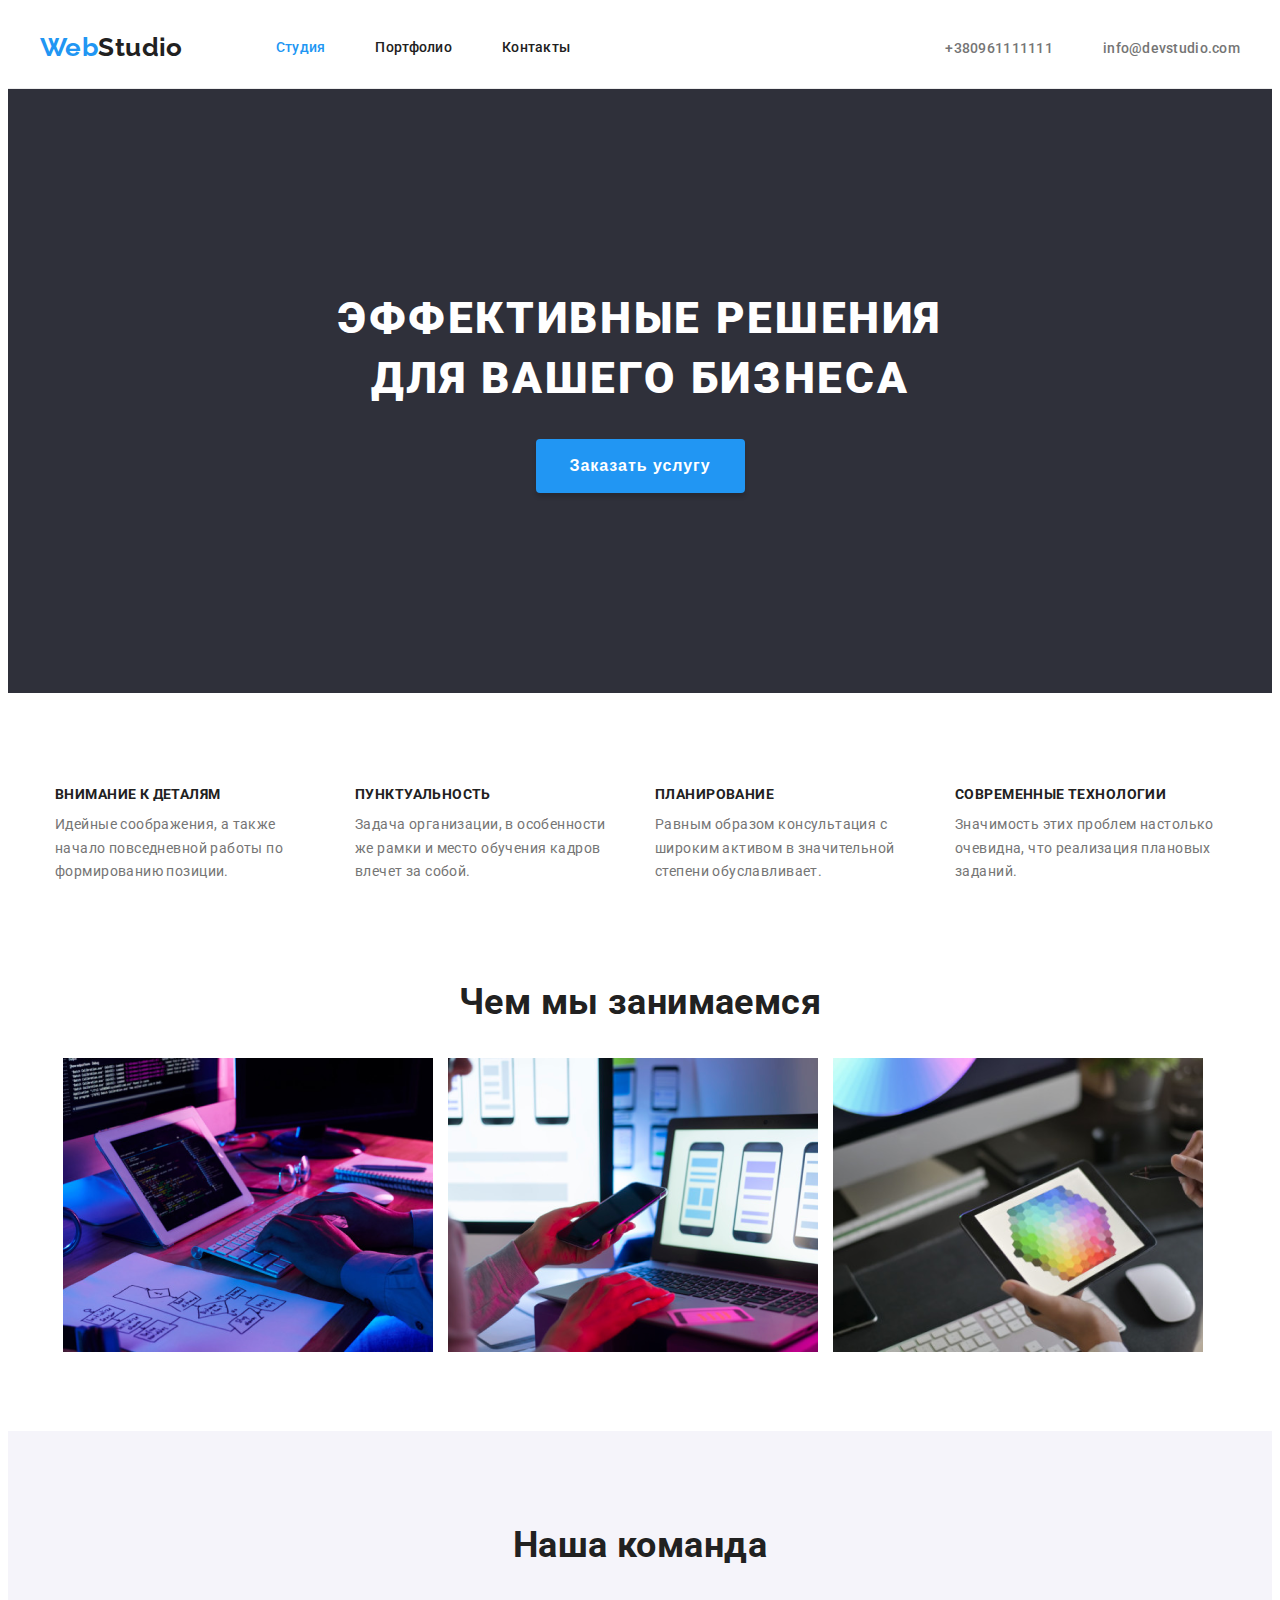
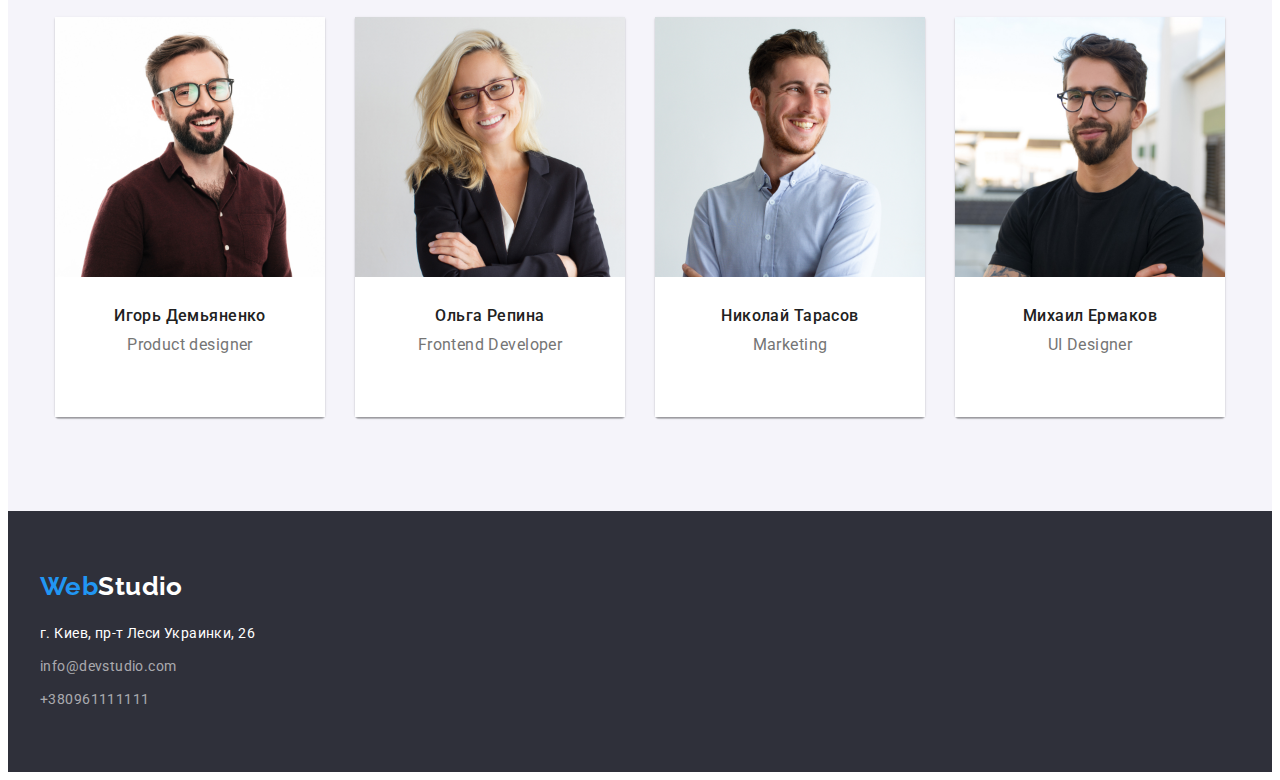
<file: index.html>
<!DOCTYPE html>
<html lang="en">
<head>
    <meta charset="UTF-8">
    <meta name="viewport" content="width=device-width, initial-scale=1.0">
    <title>Web_Sudio</title>
       <link rel="preconnect" href="https://fonts.gstatic.com">
    <link href="https://fonts.googleapis.com/css2?family=Raleway:wght@700&family=Roboto:wght@400;500;700;900&display=swap"
        rel="stylesheet">
                <link rel="stylesheet" href="https://cdnjs.cloudflare.com/ajax/libs/modern-normalize/1.0.0/modern-normalize.min.css"
                    integrity="sha512-ISS7cAi1PEhQ8jnbJpJZMd29NlhNj4AWYyLOSp2CE/CsHxTCu+r+t0D2yoJudVrd0/8fTVPUVDzY5Tvli75u/g=="
                    crossorigin="anonymous" />
    <link rel="stylesheet" href="./CSS/styles.css">    
</head>
    <body>
        <header class="header">
            <div class="container">
                <nav class="navigation">
                <!--Logo section-->
                        <a class="logotype link" href="./index.html" target="_blank"><span class="logo-item">Web</span>Studio</a>
                <!--Navigation-->
                        <ul class="navigation-list list">
                                <li class="navigation-item">
                            <a class="navigation-link-current link" href="./index.html">Студия</a> </li>
                                <li class="navigation-item">
                            <a class="navigation-link link" href="./portfolio.html">Портфолио</a> </li>
                                <li class="navigation-item">
                            <a class="navigation-link link" href="#">Контакты</a> </li>
                        </ul>
                </nav>
                    <ul class="contactlist list">
                        <li class="contact-link"> <a class="contact-item link" href="tel:+380961111111">+380961111111</a> </li>
                        <li class="contact-link"> <a class="contact-item link" href="mailto:info@devstudio.com">info@devstudio.com</a> </li>
                    </ul>
            </div>
        </header>
        <main class="main-studio">
            <!--Offer section-->
            <section class="offer-section">
                <div class="container">
                    <h1 class=offer-section-title>Эффективные решения для вашего бизнеса</h1>
                    <!--Order button-->
                    <button class="order-button" type="button">Заказать услугу</button>
                </div>
            </section>
            <!--Details section-->
            <section class="details-section">
                <div class="container">
                    <h2 class="visually-hidden">Наши приоритеты</h2>
                        <ul class="details-section-list list">
                            <li class="details-section-item">
                                <h3 class="details-section-title">Внимание к деталям</h3>
                                <p class="details-section-description">Идейные соображения, а также начало повседневной работы по формированию
                                    позиции.</p>
                            </li>
                            <li class="details-section-item">
                                <h3 class="details-section-title">Пунктуальность</h3>
                                <p class="details-section-description">Задача организации, в особенности же рамки и место обучения кадров влечет
                                    за собой.</p>
                            </li>
                            <li class="details-section-item">
                                <h3 class="details-section-title">Планирование</h3>
                                <p class="details-section-description">Равным образом консультация с широким активом в значительной степени
                                    обуславливает.</p>
                            </li>
                            <li class="details-section-item">
                                <h3 class="details-section-title">Современные технологии</h3>
                                <p class="details-section-description">Значимость этих проблем настолько очевидна, что реализация плановых
                                    заданий.</p>
                            </li>
                        </ul>
                </div>         
            </section>    
            <!--What we do-->
            <section class="what-we-do">
                <div class="container">
                    <h2 class="what-we-do-title">Чем мы занимаемся</h2>
                    <ul class="what-we-do-title-list list">
                        <li class="what-we-do-item"><img class="what-we-do-image" src="./images/img1.png" alt="programer-working-his-desk-office">
                        </li>
                        <li class="what-we-do-item"><img class="what-we-do-image" src="./images/img2.png" alt="web-ui-designers-are-developing-application">
                        </li>
                        <li class="what-we-do-item"><img class="what-we-do-image" src="./images/img3.png" alt="creative-artist-web-design-with-working">
                        </li>
                    </ul>
                </div>
            </section>    
            <!--Team section-->
            <section class="ourteam">
                <div class="container">
                    <h2 class="ourteam-main-title">Наша команда</h2>
                    <ul class="ourteam-list list">
                        <li class="ourteam-list-item"><img class="ourteam-image" src="./images/img4.jpg" alt="Product designer">
                            <div class="ourteam-content">
                                <h3 class="ourteam-title">Игорь Демьяненко</h3>
                                <p class="ourleam-description">Product designer</p>
                            </div>
                        </li>
                        <li class="ourteam-list-item"><img class="ourteam-image" src="./images/img5.jpg" alt="Frontend Developer">
                            <div class="ourteam-content">
                                <h3 class="ourteam-title">Ольга Репина</h3>
                                <p class="ourleam-description">Frontend Developer</p>
                            </div>
                        </li>
                        <li class="ourteam-list-item"><img class="ourteam-image" src="./images/img6.jpg" alt="Marketing">
                            <div class="ourteam-content">
                                <h3 class="ourteam-title">Николай Тарасов</h3>
                                <p class="ourleam-description">Marketing</p>
                            </div>
                        </li>
                        <li class="ourteam-list-item"><img class="ourteam-image" src="./images/img7.jpg" alt="UI Designer">
                            <div class="ourteam-content">
                                <h3 class="ourteam-title">Михаил Ермаков</h3>
                                <p class="ourleam-description">UI Designer</p>
                            </div>
                        </li>
                    </ul>
                </div>
            </section>
        </main>
        <!--Contact footer section-->
        <footer class="contact-footer">
            <div class="container">
                    <a class="footer-logotype link" href="./index.html" target="_blank"><span class="logo-item">Web</span>Studio</a>
            <address class="address">
                <ul class="contact-footer-list list">
                <li class="contact-footer-item"><a class="contact-footer-link link" href="https://goo.gl/maps/Lhu3DwiovZqrXFvk8">г. Киев, пр-т Леси Украинки, 26</a></li>
                <li class="contact-footer-item"><a class="contact-footer-link2 link" href="mailto:info@devstudio.com">info@devstudio.com</a></li>
                <li class="contact-footer-item"><a class="contact-footer-link2 link" href="tel:+380961111111">+380961111111</a></li>
                </ul>
            </address>
        </div>
        </footer>
    </body>
</html>
</file>
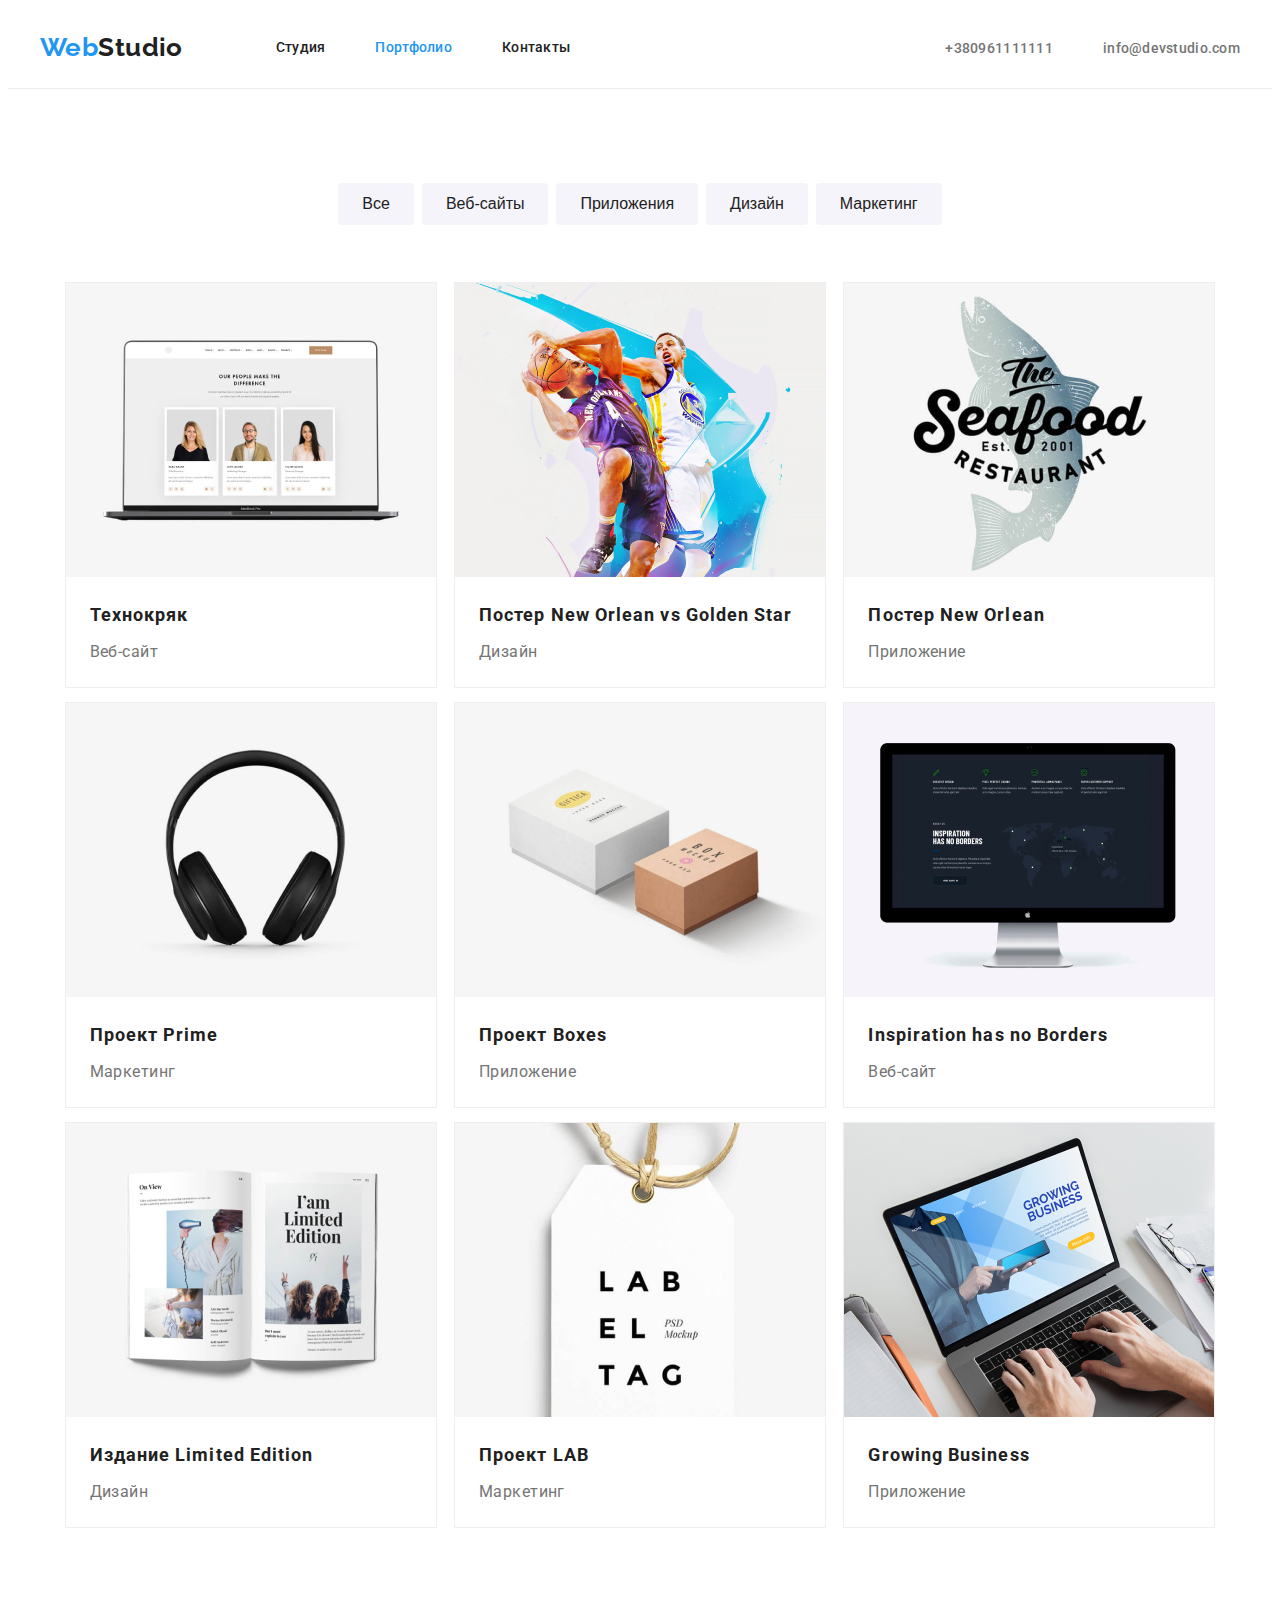
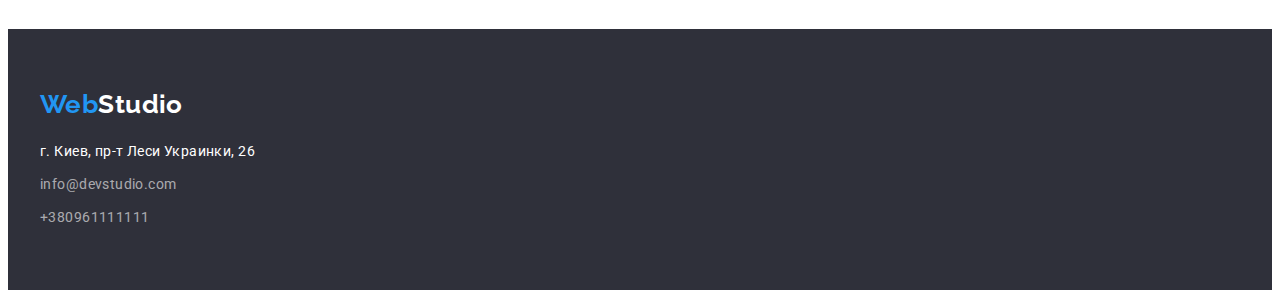
<file: portfolio.html>
<!DOCTYPE html>
<html lang="en">
    <head>
        <meta charset="UTF-8">
        <meta name="viewport" content="width=device-width, initial-scale=1.0">
        <title>Portfolio</title>
        <link rel="preconnect" href="https://fonts.gstatic.com">
        <link href="https://fonts.googleapis.com/css2?family=Raleway:wght@700&family=Roboto:wght@400;500;700;900&display=swap"
            rel="stylesheet">
            <link rel="stylesheet" href="https://cdnjs.cloudflare.com/ajax/libs/modern-normalize/1.0.0/modern-normalize.min.css" integrity="sha512-ISS7cAi1PEhQ8jnbJpJZMd29NlhNj4AWYyLOSp2CE/CsHxTCu+r+t0D2yoJudVrd0/8fTVPUVDzY5Tvli75u/g==" crossorigin="anonymous" />
        <link rel="stylesheet" href="./CSS/styles.css">
    </head>
    <body>
        <header class="header">
                <div class="container">
                <nav class="navigation">
                    <!--portfolio Logo section-->
            <a class="logotype link" href="./index.html" target="_blank"><span class="logo-item">Web</span>Studio</a>
            <!--Navigation-->
            <ul class="navigation-list list">
                <li class="navigation-item">
                    <a class="navigation-link link" href="./index.html">Студия</a>
                </li>
                <li class="navigation-item">
                    <a class="navigation-link-current link" href="./portfolio.html">Портфолио</a>
                </li>
                <li class="navigation-item">
                    <a class="navigation-link link" href="#">Контакты</a>
                </li>
            </ul>
            </nav>
            <ul class="contactlist list">
                <li class="contact-link"> <a class="contact-item link" href="tel:+380961111111">+380961111111</a> </li>
                <li class="contact-link"> <a class="contact-item link" href="mailto:info@devstudio.com">info@devstudio.com</a> </li>
            </ul>
            </div>
        </header >
        <main>
            <!--portfolio Main section-->
            <section class="portfolio">
                <div class="container">
                    <h1 class="visually-hidden">filter-button</h1>
                    <ul class="list-portfolio-buttons list">
                        <li class="portfolio-buttons-items"><button class="portfolio-button" type="button">Все</button></li>
                        <li class="portfolio-buttons-items"><button class="portfolio-button" type="button">Веб-сайты</button></li>
                        <li class="portfolio-buttons-items"><button class="portfolio-button" type="button">Приложения</button></li>
                        <li class="portfolio-buttons-items"><button class="portfolio-button" type="button">Дизайн</button></li>
                        <li class="portfolio-buttons-items"><button class="portfolio-button" type="button">Маркетинг</button></li>
                    </ul>                     
                    <ul class="list-portfolio-images list">
                        <li class="list-portfolio-images-items link"><a class="link" href=""><img class="portfolio-image" src="./images/pimg/img1.png"
                                    alt="Технокряк">
                                <div class="portfolio-content">
                                    <h2 class="portfolio-images-title">Технокряк</h2>
                                    <p class="portfolio-image-description">Веб-сайт</p>
                                </div>
                            </a>
                        </li>
                        <li class="list-portfolio-images-items link"><a class="link" href=""><img class="portfolio-image" src="./images/pimg/img2.png"
                                    alt="Постер New Orlean">
                                <div class="portfolio-content">
                                    <h2 class="portfolio-images-title">Постер New Orlean vs Golden Star</h2>
                                    <p class="portfolio-image-description">Дизайн</p>
                                </div>
                            </a>
                        </li>
                        <li class="list-portfolio-images-items link"><a class="link" href=""><img class="portfolio-image" src="./images/pimg/img3.png"
                                    alt="Постер New Orlean">
                                <div class="portfolio-content">
                                    <h2 class="portfolio-images-title">Постер New Orlean</h2>
                                    <p class="portfolio-image-description">Приложение</p>
                                </div>
                            </a>
                        </li>
                        <li class="list-portfolio-images-items link"><a class="link" href=""><img class="portfolio-image" src="./images/pimg/img4.png"
                                    alt="Проект Prime">
                                <div class="portfolio-content">
                                    <h2 class="portfolio-images-title">Проект Prime</h2>
                                    <p class="portfolio-image-description">Маркетинг</p>
                                </div>
                            </a>
                        </li>
                        <li class="list-portfolio-images-items link"><a class="link" href=""><img class="portfolio-image" src="./images/pimg/img5.png"
                                    alt="Проект Boxes">
                                <div class="portfolio-content">
                                    <h2 class="portfolio-images-title">Проект Boxes</h2>
                                    <p class="portfolio-image-description">Приложение</p>
                                </div>
                            </a>
                        </li>
                        <li class="list-portfolio-images-items link"><a class="link" href=""><img class="portfolio-image" src="./images/pimg/img6.png"
                                    alt="Inspiration has no Borders">
                                <div class="portfolio-content">
                                    <h2 class="portfolio-images-title">Inspiration has no Borders</h2>
                                    <p class="portfolio-image-description">Веб-сайт</p>
                                </div>
                            </a>
                        </li>
                        <li class="list-portfolio-images-items link"><a class="link" href=""><img class="portfolio-image" src="./images/pimg/img7.png"
                                    alt="Издание Limited Edition">
                                <div class="portfolio-content">
                                    <h2 class="portfolio-images-title">Издание Limited Edition</h2>
                                    <p class="portfolio-image-description">Дизайн</p>
                                </div>
                            </a>
                        </li>
                        <li class="list-portfolio-images-items link"><a class="link" href=""><img class="portfolio-image" src="./images/pimg/img8.png"
                                    alt="Проект LAB">
                                <div class="portfolio-content">
                                    <h2 class="portfolio-images-title">Проект LAB</h2>
                                    <p class="portfolio-image-description">Маркетинг</p>
                                </div>
                            </a>
                        </li>
                        <li class="list-portfolio-images-items link"><a class="link" href=""><img class="portfolio-image" src="./images/pimg/img9.png"
                                    alt="Growing Business">
                                <div class="portfolio-content">
                                    <h2 class="portfolio-images-title">Growing Business</h2>
                                    <p class="portfolio-image-description">Приложение</p>
                                </div>
                            </a>
                        </li>
                    </ul>
                </div>         
            </section>
        </main>
        <!--portfolio contact footer section-->
        <footer class="contact-footer">
            <div class="container">
                <a class="footer-logotype link" href="./index.html" target="_blank"><span class="logo-item">Web</span>Studio</a>
                <address class="address">
                    <ul class="contact-footer-list list">
                        <li class="contact-footer-item"><a class="contact-footer-link link" href="https://goo.gl/maps/Lhu3DwiovZqrXFvk8">г. Киев, пр-т Леси Украинки, 26</a></li>
                        <li class="contact-footer-item"><a class="contact-footer-link2 link" href="mailto:info@devstudio.com">info@devstudio.com</a></li>
                        <li class="contact-footer-item"><a class="contact-footer-link2 link" href="tel:+380961111111">+380961111111</a></li>
                    </ul>
                </address>
            </div>
        </footer>
    </body>
</html>
</file>
<file: CSS/styles.css>
:root {
  --main-font: "Roboto", sans-serif;
  --secondary-font: "Raleway", sans-serif;
  --main-color: #757575;
  --secondary-color: #212121;
  --accent-color: #2196f3;
  --accent-color-secondary: #ffffff;
  --background-color: #2f303a;
  --background-color-secondary: #f5f4fa;
}
h1,
h2,
h3,
h4,
h5,
h6,
p {
  margin: 0;
}
img {
  display: block;
}
ul,
ol {
  margin: 0;
  padding: 0;
}
.list {
  list-style: none;
}
.link {
  text-decoration: none;
}
.address {
  font-style: normal;
}
.container {
  width: 1200px;
  padding-left: 15px;
  padding-right: 15px;
  text-align: center;
  margin-right: auto;
  margin-left: auto;
}
body {
  font-family: var(--main-font);
  font-size: 14px;
  letter-spacing: 0.03em;
}
/*=============HEADER============*/
.header {
  margin-bottom: 0px;
  border-bottom: 1px solid #ececec;
}
.header .container {
  display: flex;
  align-items: center;
}
.navigation {
  background: var(--accent-color-secondary);
  display: flex;
  align-items: center;
}
.logotype {
  font-family: var(--secondary-font);
  font-weight: bold;
  font-size: 26px;
  line-height: 1.19;
  color: var(--secondary-color);
  padding-top: 24px;
  padding-bottom: 25px;
  margin-right: 93px;
  display: block;
}
.logo-item {
  color: var(--accent-color);
}
.navigation-list {
  display: flex;
  align-items: center;
}
.navigation-item:not(:last-child) {
  margin-right: 50px;
}
.navigation-link {
  font-weight: 500;
  font-size: 14px;
  line-height: 1.14;
  letter-spacing: 0.02em;
  color: var(--secondary-color);
  padding-top: 32px;
  padding-bottom: 32px;
  display: block;
}
.navigation-link-current {
  font-weight: 500;
  font-size: 14px;
  line-height: 1.14;
  letter-spacing: 0.02em;
  color: var(--accent-color);
  padding-top: 32px;
  padding-bottom: 32px;
  display: block;
}
.navigation-link:hover,
.navigation-link:focus {
  color: var(--accent-color);
}
.contactlist {
  display: flex;
  align-items: center;
  margin-left: auto;
}
.contact-link:not(:last-child) {
  margin-right: 50px;
}
.contact-item {
  font-weight: 500;
  font-size: 14px;
  line-height: 1.14;
  letter-spacing: 0.02em;
  color: var(--main-color);
  padding-top: 32px;
  padding-bottom: 32px;
}
.contact-item:hover,
.contact-item:focus {
  color: var(--accent-color);
}
/*=============END-HEADER============*/
/*=============OFFER============*/

.offer-section {
  background: var(--background-color);
  padding-top: 200px;
  padding-bottom: 200px;
}
.offer-section .container {
  display: flex;
  flex-direction: column;
  justify-content: center;
  align-items: center;
}
.offer-section-title {
  font-weight: 900;
  font-size: 44px;
  line-height: 1.36;
  letter-spacing: 0.06em;
  text-transform: uppercase;
  color: var(--accent-color-secondary);
  max-width: 696px;
  text-align: center;
  margin-bottom: 30px;
}
.order-button {
  min-width: 200px;
  min-height: 50px;
  padding: 10px 32px;
  font-weight: bold;
  font-size: 16px;
  line-height: 1.875;
  letter-spacing: 0.06em;
  color: var(--accent-color-secondary);
  background: var(--accent-color);
  box-shadow: 0px 4px 4px rgba(0, 0, 0, 0.15);
  border-radius: 4px;
  border-color: transparent;
  cursor: pointer;
}
.order-button:hover,
.order-bytton:focus {
  background: var(--accent-color);
  box-shadow: 0px 4px 4px rgba(0, 0, 0, 0.15);
  border-radius: 4px;
  border-color: transparent;
  cursor: pointer;
}
/*=============END-OFFER============*/
/*=============DETAILS============*/
.details-section {
  padding-top: 94px;
  padding-bottom: 94px;
}
.visually-hidden {
  position: absolute;
  width: 1px;
  height: 1px;
  margin: -1px;
  border: 0;
  padding: 0;
  white-space: nowrap;
  clip: rect(1px 1px 1px 1px);
}
.details-section-list {
  display: flex;
  align-items: center;
  text-align: left;
  justify-content: center;
  margin: -15px;
}
.details-section-item {
  margin: 15px;
}
.details-section-title {
  font-weight: bold;
  font-size: 14px;
  line-height: 1.14;
  text-transform: uppercase;
  color: var(--secondary-color);
  margin-bottom: 10px;
}
.details-section-description {
  width: 270px;
  height: 75px;
  font-weight: normal;
  font-size: 14px;
  line-height: 1.71;
  text-transform: none;
  color: var(--main-color);
}
/*=============END-DETAILS============*/
/*=============WHAT-WE-DO============*/
.what-we-do {
  padding-bottom: 94px;
}
.what-we-do-title {
  font-weight: bold;
  font-size: 36px;
  line-height: 1.16;
  color: var(--secondary-color);
  margin-bottom: 50px;
}
.what-we-do-title-list {
  display: flex;
  align-items: center;
  justify-content: center;
  margin: -15px;
}
.what-we-do-item {
  margin-right: 15px;
}
.what-we-do-image {
  width: 370px;
  height: 294px;
}
/*=============END-WHAT-WE-DO============*/
/*=============OURTEAM============*/
.ourteam {
  background: var(--background-color-secondary);
  padding-top: 94px;
  padding-bottom: 94px;
}
.ourteam-main-title {
  font-weight: bold;
  font-size: 36px;
  line-height: 1.16;
  color: var(--secondary-color);
  margin-bottom: 50px;
}
.ourteam-list {
  display: flex;
  align-items: center;
  justify-content: center;
  margin: -15px;
}
.ourteam-list-item {
  margin: 15px;
  box-shadow: 0px 1px 3px rgba(0, 0, 0, 0.12), 0px 1px 1px rgba(0, 0, 0, 0.14),
    0px 2px 1px rgba(0, 0, 0, 0.2);
  border-radius: 0px 0px 4px 4px;
}
.ourteam-content {
  padding: 30px 57px 32px 57px;
  background: #ffffff;
}
.ourteam-title {
  font-style: normal;
  font-weight: 500;
  font-size: 16px;
  line-height: 1.18;
  color: var(--secondary-color);
  text-align: center;
  margin-bottom: 10px;
}
.ourteam-image {
  width: 270px;
  height: 260px;
}
.ourleam-description {
  font-weight: normal;
  font-size: 16px;
  line-height: 1.18;
  color: var(--main-color);
  text-align: center;
  margin-bottom: 30px;
}
/*=============END-OURTEAM============*/
/*=============CONTACT-FOOTER===========*/
.contact-footer .container {
  display: flex;
  flex-direction: column;
  text-align: left;
}
.contact-footer {
  background: var(--background-color);
  padding-top: 60px;
  padding-bottom: 60px;
}
.footer-logotype {
  font-family: Raleway;
  font-weight: bold;
  font-size: 26px;
  line-height: 1.19;
  color: var(--accent-color-secondary);
  margin-bottom: 20px;
}
.contact-footer-item:not(:last-child) {
  margin-bottom: 9px;
}
.contact-footer-link {
  font-weight: normal;
  font-size: 14px;
  line-height: 1.71;
  color: var(--accent-color-secondary);
}
.contact-footer-link2 {
  font-weight: normal;
  font-size: 14px;
  line-height: 1.71;
  color: rgba(255, 255, 255, 0.6);
}
/*=============END-CONTACT-FOOTER===========*/
/*=============PORTFOLIO-BUTTON===========*/
.portfolio {
  padding-top: 94px;
  padding-bottom: 94px;
}
.list-portfolio-buttons {
  display: flex;
  align-items: center;
  justify-content: center;
  margin-bottom: 50px;
}
.portfolio-buttons-items:not(:last-child) {
  margin-right: 8px;
}
.portfolio-button {
  min-width: 73px;
  min-height: 38px;
  padding: 6px 22px;
  font-weight: 500;
  font-size: 16px;
  line-height: 1.625;
  color: var(--secondary-color);
  background: var(--background-color-secondary);
  border-radius: 4px;
  border-color: transparent;
  cursor: pointer;
}
.portfolio-button:hover,
.portfolio-button:focus {
  font-weight: 500;
  font-size: 16px;
  line-height: 1.625;
  color: var(--accent-color-secondary);
  background: var(--accent-color);
  box-shadow: 0px 3px 1px rgba(0, 0, 0, 0.1), 0px 1px 2px rgba(0, 0, 0, 0.08),
    0px 2px 2px rgba(0, 0, 0, 0.12);
  border-radius: 4px;
  border-color: transparent;
  cursor: pointer;
}
/*=============END-PORTFOLIO-BUTTON===========*/
/*=============PORTFOLIO-IMAGES===========*/
.list-portfolio-images .container {
  display: flex;
  flex-wrap: wrap;
  align-items: center;
  justify-content: center;
  margin: -7px;
}
.portfolio-content {
  text-align: left;
  padding-top: 20px;
  padding-right: 24px;
  padding-left: 24px;
  padding-bottom: 20px;
}
.list-portfolio-images-items {
  margin: 7px;
  display: inline-block;
  border: 1px solid #eeeeee;
}
.portfolio-image {
  width: 370px;
  height: 294px;
}
.portfolio-images-title {
  font-weight: bold;
  font-size: 18px;
  line-height: 2;
  letter-spacing: 0.06em;
  color: var(--secondary-color);
  margin-bottom: 4px;
}
.portfolio-image-description {
  font-weight: normal;
  font-size: 16px;
  line-height: 1.875;
  color: var(--main-color);
}
/*=============END-PORTFOLIO-IMAGES===========*/
</file>
